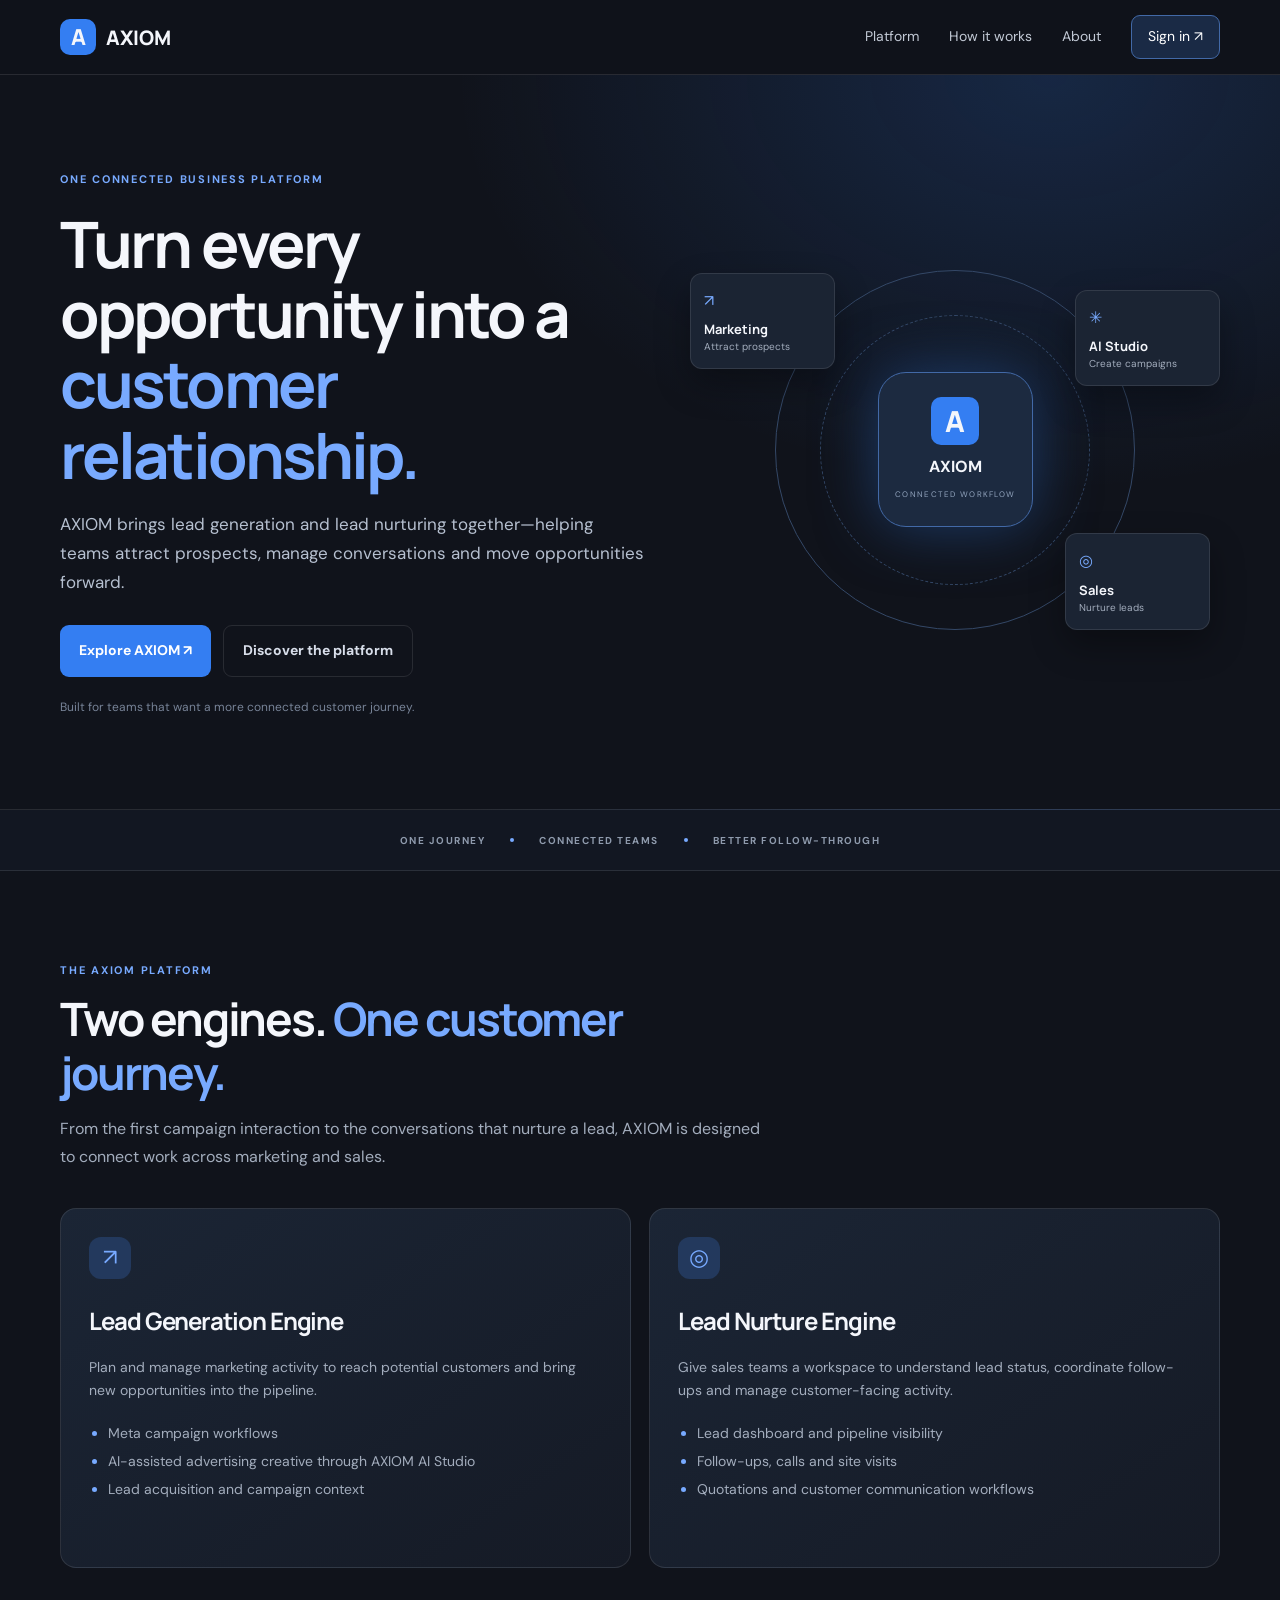
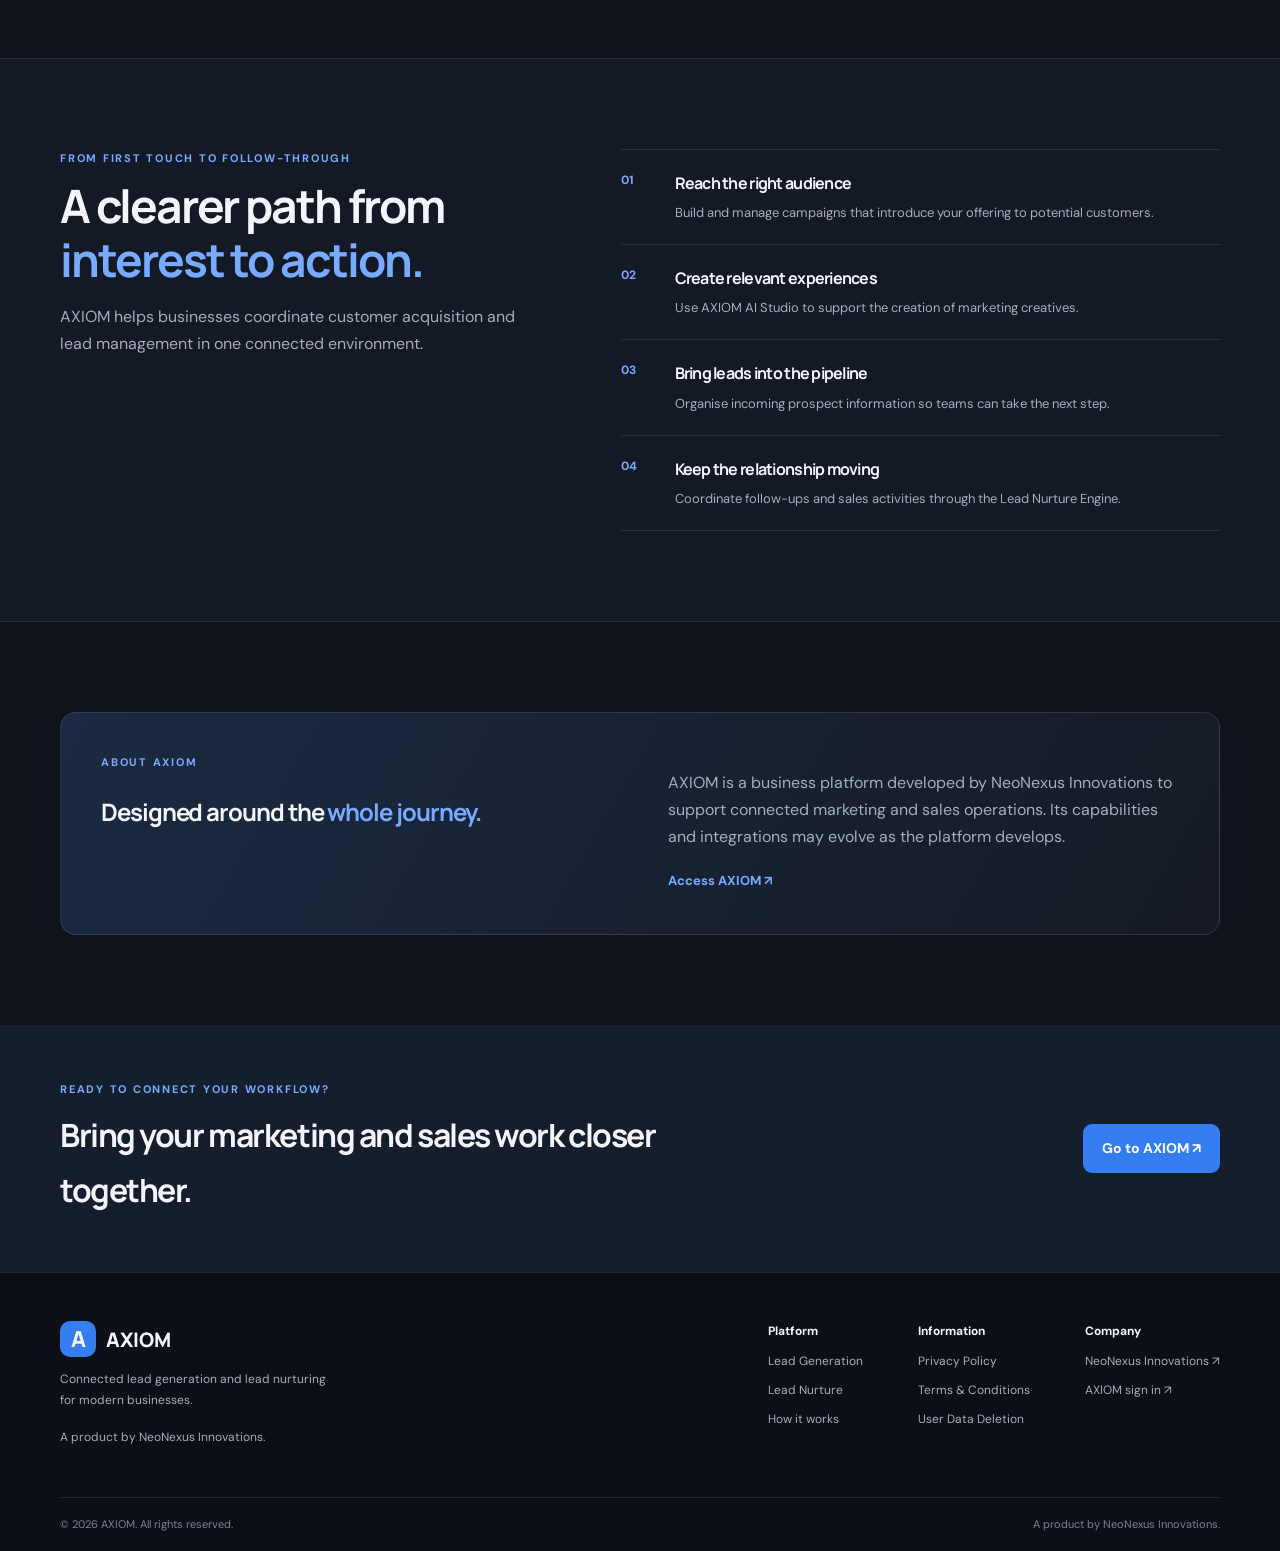
<file: index.html>
<!doctype html><html lang="en"><head><meta charset="utf-8"><meta name="viewport" content="width=device-width,initial-scale=1"><meta name="description" content="AXIOM brings lead generation and lead nurturing together in one platform for modern businesses."><title>AXIOM — Connected lead generation and sales</title><link rel="icon" href="assets/logo.svg"><link rel="stylesheet" href="css/style.css"><script src="js/main.js" defer></script></head><body>
<header class="site-header"><div class="container nav-wrap"><a class="brand" href="/"><span class="brand-mark">A</span>AXIOM</a><button class="menu-toggle" aria-label="Open navigation" aria-expanded="false">☰</button><nav class="main-nav"><a href="#platform">Platform</a><a href="#journey">How it works</a><a href="#about">About</a><a class="nav-cta" href="https://axxiom.in/" target="_blank" rel="noopener">Sign in ↗</a></nav></div></header>
<main><section class="hero"><div class="container hero-grid"><div><div class="eyebrow">ONE CONNECTED BUSINESS PLATFORM</div><h1>Turn every opportunity into a <span>customer relationship.</span></h1><p class="hero-lead">AXIOM brings lead generation and lead nurturing together—helping teams attract prospects, manage conversations and move opportunities forward.</p><div class="hero-actions"><a class="button primary" href="https://axxiom.in/" target="_blank" rel="noopener">Explore AXIOM ↗</a><a class="button secondary" href="#platform">Discover the platform</a></div><p class="hero-note">Built for teams that want a more connected customer journey.</p></div><div class="hero-visual" aria-label="AXIOM connected workflow illustration"><div class="orbit one"></div><div class="orbit two"></div><div class="core"><span class="brand-mark">A</span><b>AXIOM</b><small>CONNECTED WORKFLOW</small></div><div class="node n1"><i>↗</i><b>Marketing</b><small>Attract prospects</small></div><div class="node n2"><i>✳</i><b>AI Studio</b><small>Create campaigns</small></div><div class="node n3"><i>◎</i><b>Sales</b><small>Nurture leads</small></div></div></div></section>
<div class="trust"><div class="container">ONE JOURNEY <i></i> CONNECTED TEAMS <i></i> BETTER FOLLOW-THROUGH</div></div>
<section class="section" id="platform"><div class="container"><div class="heading"><div class="eyebrow">THE AXIOM PLATFORM</div><h2>Two engines. <span>One customer journey.</span></h2><p class="muted">From the first campaign interaction to the conversations that nurture a lead, AXIOM is designed to connect work across marketing and sales.</p></div><div class="cards"><article class="card"><div class="card-icon">↗</div><h3>Lead Generation Engine</h3><p>Plan and manage marketing activity to reach potential customers and bring new opportunities into the pipeline.</p><ul><li>Meta campaign workflows</li><li>AI-assisted advertising creative through AXIOM AI Studio</li><li>Lead acquisition and campaign context</li></ul></article><article class="card"><div class="card-icon">◎</div><h3>Lead Nurture Engine</h3><p>Give sales teams a workspace to understand lead status, coordinate follow-ups and manage customer-facing activity.</p><ul><li>Lead dashboard and pipeline visibility</li><li>Follow-ups, calls and site visits</li><li>Quotations and customer communication workflows</li></ul></article></div></div></section>
<section class="section process" id="journey"><div class="container process-grid"><div><div class="eyebrow">FROM FIRST TOUCH TO FOLLOW-THROUGH</div><h2>A clearer path from <span>interest to action.</span></h2><p class="muted">AXIOM helps businesses coordinate customer acquisition and lead management in one connected environment.</p></div><div class="steps"><div class="step"><span>01</span><div><h3>Reach the right audience</h3><p>Build and manage campaigns that introduce your offering to potential customers.</p></div></div><div class="step"><span>02</span><div><h3>Create relevant experiences</h3><p>Use AXIOM AI Studio to support the creation of marketing creatives.</p></div></div><div class="step"><span>03</span><div><h3>Bring leads into the pipeline</h3><p>Organise incoming prospect information so teams can take the next step.</p></div></div><div class="step"><span>04</span><div><h3>Keep the relationship moving</h3><p>Coordinate follow-ups and sales activities through the Lead Nurture Engine.</p></div></div></div></div></section>
<section class="section" id="about"><div class="container about-panel"><div><div class="eyebrow">ABOUT AXIOM</div><h2>Designed around the <span>whole journey.</span></h2></div><div><p>AXIOM is a business platform developed by NeoNexus Innovations to support connected marketing and sales operations. Its capabilities and integrations may evolve as the platform develops.</p><a class="text-link" href="https://axxiom.in/" target="_blank" rel="noopener">Access AXIOM ↗</a></div></div></section>
<section class="cta"><div class="container cta-inner"><div><div class="eyebrow">READY TO CONNECT YOUR WORKFLOW?</div><h2>Bring your marketing and sales work closer together.</h2></div><a class="button primary" href="https://axxiom.in/" target="_blank" rel="noopener">Go to AXIOM ↗</a></div></section></main>
<footer class="site-footer"><div class="container footer-main"><div class="footer-brand"><a class="brand" href="/"><span class="brand-mark">A</span>AXIOM</a><p>Connected lead generation and lead nurturing for modern businesses.</p><small>A product by NeoNexus Innovations.</small></div><div class="footer-links"><div><b>Platform</b><a href="#platform">Lead Generation</a><a href="#platform">Lead Nurture</a><a href="#journey">How it works</a></div><div><b>Information</b><a href="/privacy-policy/">Privacy Policy</a><a href="/terms/">Terms &amp; Conditions</a><a href="/data-deletion/">User Data Deletion</a></div><div><b>Company</b><a href="https://neonexusinnovations.com/" target="_blank" rel="noopener">NeoNexus Innovations ↗</a><a href="https://axxiom.in/" target="_blank" rel="noopener">AXIOM sign in ↗</a></div></div></div><div class="container footer-bottom"><span>© <span data-year></span> AXIOM. All rights reserved.</span><span>A product by NeoNexus Innovations.</span></div></footer></body></html>
</file>
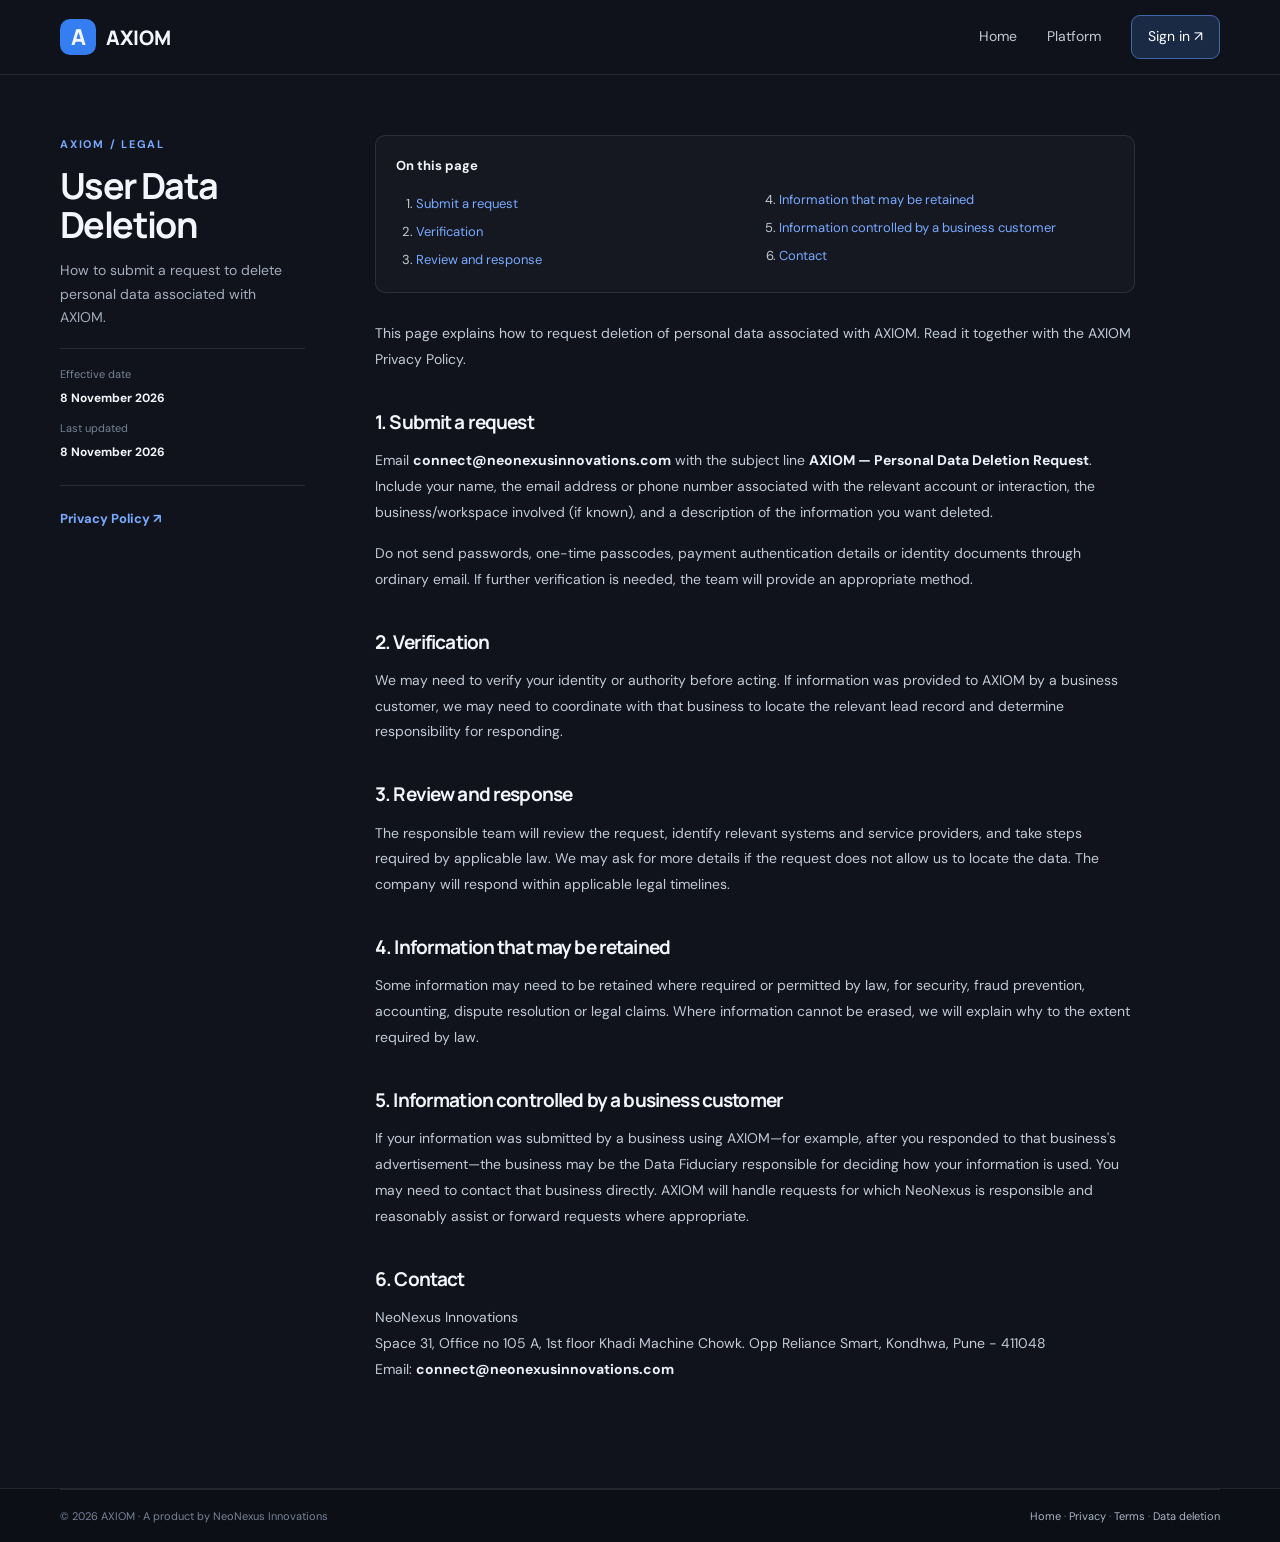
<file: data-deletion/index.html>
<!doctype html>
<html lang="en"><head>
<meta charset="utf-8"><meta name="viewport" content="width=device-width,initial-scale=1">
<meta name="description" content="User Data Deletion for AXIOM, a product by NeoNexus Innovations.">
<meta name="theme-color" content="#10131b"><title>User Data Deletion — AXIOM</title>
<link rel="icon" href="../assets/logo.svg"><link rel="stylesheet" href="../css/style.css"><script src="../js/main.js" defer></script>
</head><body class="legal-page">
<header class="site-header"><div class="container nav-wrap"><a class="brand" href="/"><span class="brand-mark">A</span>AXIOM</a>
<button class="menu-toggle" aria-label="Open navigation" aria-expanded="false">☰</button>
<nav class="main-nav"><a href="/">Home</a><a href="/#platform">Platform</a><a class="nav-cta" href="https://axxiom.in/" target="_blank" rel="noopener">Sign in ↗</a></nav></div></header>
<main class="legal-main"><div class="container legal-layout">
<aside class="legal-aside"><div class="eyebrow">AXIOM / LEGAL</div><h1>User Data Deletion</h1><p>How to submit a request to delete personal data associated with AXIOM.</p>
<div class="legal-meta"><span>Effective date</span><strong>8 November 2026</strong><span>Last updated</span><strong>8 November 2026</strong></div>
<a class="text-link" href="/privacy-policy/">Privacy Policy ↗</a></aside>
<article class="legal-content">
<nav class="legal-toc"><strong>On this page</strong><ol><li><a href="#submit">Submit a request</a></li><li><a href="#verification">Verification</a></li><li><a href="#response">Review and response</a></li><li><a href="#retention">Information that may be retained</a></li><li><a href="#customer">Information controlled by a business customer</a></li><li><a href="#contact">Contact</a></li></ol></nav>

<p>This page explains how to request deletion of personal data associated with AXIOM. Read it together with the <a href="/privacy-policy/">AXIOM Privacy Policy</a>.</p>
<h2 id="submit">1. Submit a request</h2><p>Email <strong>connect@neonexusinnovations.com</strong> with the subject line <strong>AXIOM — Personal Data Deletion Request</strong>. Include your name, the email address or phone number associated with the relevant account or interaction, the business/workspace involved (if known), and a description of the information you want deleted.</p><p>Do not send passwords, one-time passcodes, payment authentication details or identity documents through ordinary email. If further verification is needed, the team will provide an appropriate method.</p>
<h2 id="verification">2. Verification</h2><p>We may need to verify your identity or authority before acting. If information was provided to AXIOM by a business customer, we may need to coordinate with that business to locate the relevant lead record and determine responsibility for responding.</p>
<h2 id="response">3. Review and response</h2><p>The responsible team will review the request, identify relevant systems and service providers, and take steps required by applicable law. We may ask for more details if the request does not allow us to locate the data. The company will respond within applicable legal timelines.</p>
<h2 id="retention">4. Information that may be retained</h2><p>Some information may need to be retained where required or permitted by law, for security, fraud prevention, accounting, dispute resolution or legal claims. Where information cannot be erased, we will explain why to the extent required by law.</p>
<h2 id="customer">5. Information controlled by a business customer</h2><p>If your information was submitted by a business using AXIOM—for example, after you responded to that business's advertisement—the business may be the Data Fiduciary responsible for deciding how your information is used. You may need to contact that business directly. AXIOM will handle requests for which NeoNexus is responsible and reasonably assist or forward requests where appropriate.</p>
<h2 id="contact">6. Contact</h2><p>NeoNexus Innovations<br>Space 31, Office no 105 A, 1st floor
Khadi Machine Chowk.
Opp Reliance Smart,
Kondhwa,
Pune - 411048<br>Email: <strong>connect@neonexusinnovations.com</strong></p>

</article></div></main>
<footer class="site-footer"><div class="container footer-bottom"><span>© <span data-year></span> AXIOM · A product by NeoNexus Innovations</span><span><a href="/">Home</a> · <a href="/privacy-policy/">Privacy</a> · <a href="/terms/">Terms</a> · <a href="/data-deletion/">Data deletion</a></span></div></footer>
</body></html>
</file>
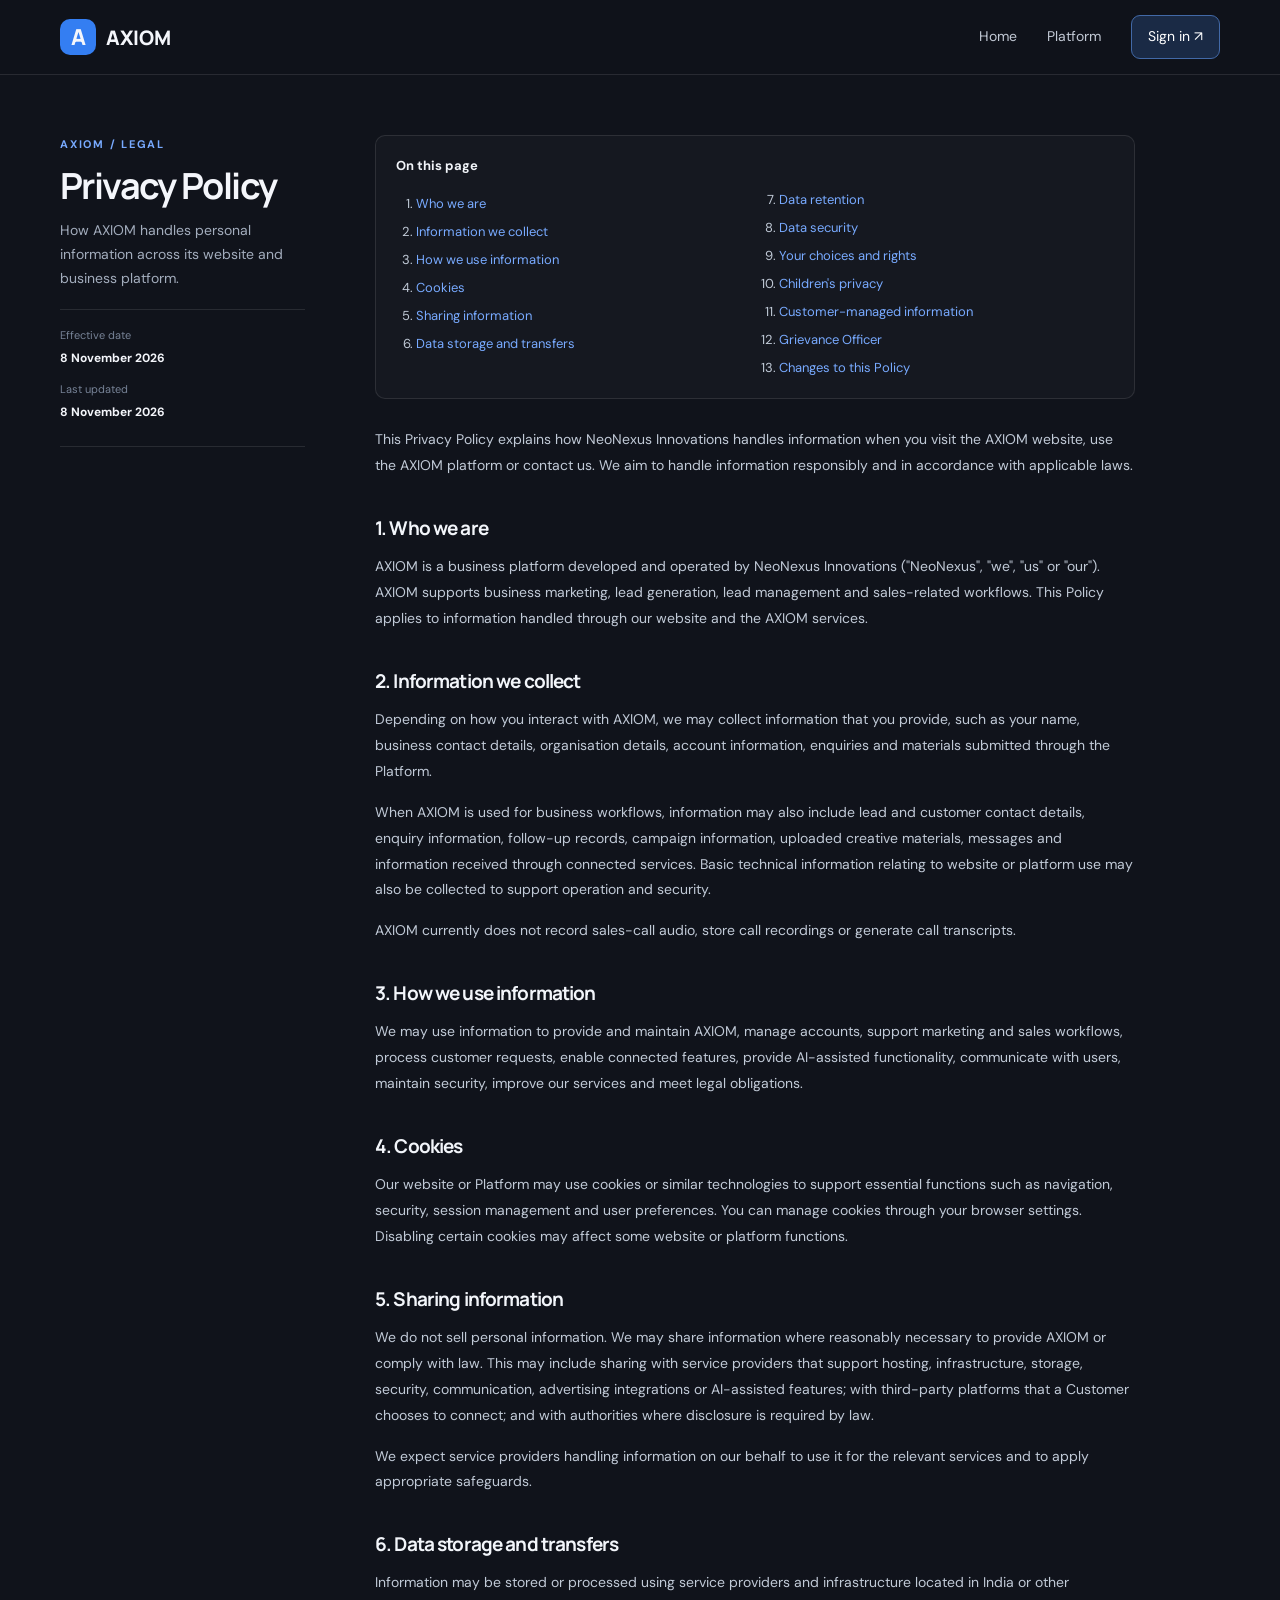
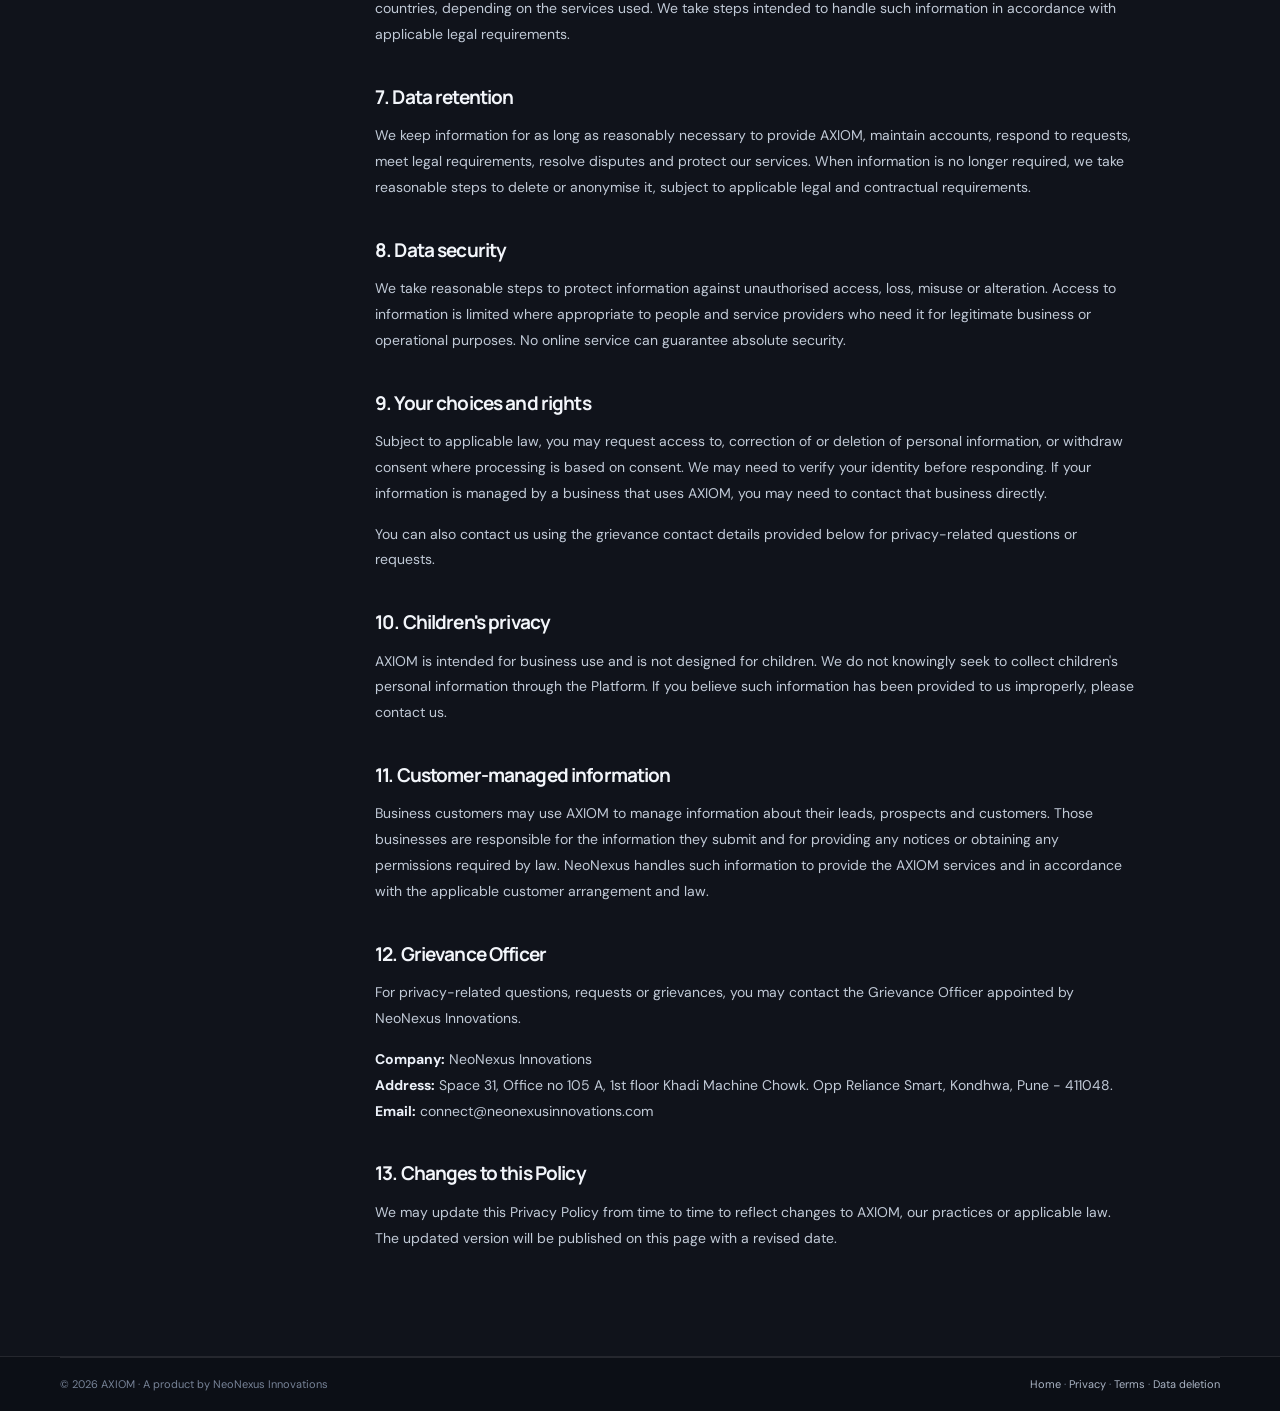
<file: privacy-policy/index.html>
<!doctype html>
<html lang="en">
<head>
  <meta charset="utf-8">
  <meta name="viewport" content="width=device-width, initial-scale=1">
  <meta name="description" content="Privacy Policy for AXIOM by NeoNexus Innovations.">
  <meta name="theme-color" content="#10131b">
  <title>Privacy Policy — AXIOM</title>
  <link rel="stylesheet" href="../css/style.css">
  <script src="../js/main.js" defer></script>
</head>
<body class="legal-page">
<header class="site-header"><div class="container nav-wrap">
  <a class="brand" href="/"><span class="brand-mark">A</span>AXIOM</a>
  <button class="menu-toggle" aria-label="Open navigation" aria-expanded="false">☰</button>
  <nav class="main-nav"><a href="/">Home</a><a href="/#platform">Platform</a><a class="nav-cta" href="https://axxiom.in/" target="_blank" rel="noopener">Sign in ↗</a></nav>
</div></header>
<main class="legal-main"><div class="container legal-layout">
<aside class="legal-aside">
  <div class="eyebrow">AXIOM / LEGAL</div><h1>Privacy Policy</h1>
  <p>How AXIOM handles personal information across its website and business platform.</p>
  <div class="legal-meta"><span>Effective date</span><strong>8 November 2026</strong><span>Last updated</span><strong>8 November 2026</strong></div>
</aside>
<article class="legal-content">
<nav class="legal-toc"><strong>On this page</strong><ol>
<li><a href="#who">Who we are</a></li><li><a href="#collect">Information we collect</a></li><li><a href="#use">How we use information</a></li><li><a href="#cookies">Cookies</a></li><li><a href="#sharing">Sharing information</a></li><li><a href="#transfers">Data storage and transfers</a></li><li><a href="#retention">Data retention</a></li><li><a href="#security">Data security</a></li><li><a href="#rights">Your choices and rights</a></li><li><a href="#children">Children's privacy</a></li><li><a href="#customer-data">Customer-managed information</a></li><li><a href="#grievance">Grievance Officer</a></li><li><a href="#changes">Changes to this Policy</a></li>
</ol></nav>
<p>This Privacy Policy explains how NeoNexus Innovations handles information when you visit the AXIOM website, use the AXIOM platform or contact us. We aim to handle information responsibly and in accordance with applicable laws.</p>
<h2 id="who">1. Who we are</h2>
<p>AXIOM is a business platform developed and operated by NeoNexus Innovations ("NeoNexus", "we", "us" or "our"). AXIOM supports business marketing, lead generation, lead management and sales-related workflows. This Policy applies to information handled through our website and the AXIOM services.</p>
<h2 id="collect">2. Information we collect</h2>
<p>Depending on how you interact with AXIOM, we may collect information that you provide, such as your name, business contact details, organisation details, account information, enquiries and materials submitted through the Platform.</p>
<p>When AXIOM is used for business workflows, information may also include lead and customer contact details, enquiry information, follow-up records, campaign information, uploaded creative materials, messages and information received through connected services. Basic technical information relating to website or platform use may also be collected to support operation and security.</p>
<p>AXIOM currently does not record sales-call audio, store call recordings or generate call transcripts.</p>
<h2 id="use">3. How we use information</h2>
<p>We may use information to provide and maintain AXIOM, manage accounts, support marketing and sales workflows, process customer requests, enable connected features, provide AI-assisted functionality, communicate with users, maintain security, improve our services and meet legal obligations.</p>
<h2 id="cookies">4. Cookies</h2>
<p>Our website or Platform may use cookies or similar technologies to support essential functions such as navigation, security, session management and user preferences. You can manage cookies through your browser settings. Disabling certain cookies may affect some website or platform functions.</p>
<h2 id="sharing">5. Sharing information</h2>
<p>We do not sell personal information. We may share information where reasonably necessary to provide AXIOM or comply with law. This may include sharing with service providers that support hosting, infrastructure, storage, security, communication, advertising integrations or AI-assisted features; with third-party platforms that a Customer chooses to connect; and with authorities where disclosure is required by law.</p>
<p>We expect service providers handling information on our behalf to use it for the relevant services and to apply appropriate safeguards.</p>
<h2 id="transfers">6. Data storage and transfers</h2>
<p>Information may be stored or processed using service providers and infrastructure located in India or other countries, depending on the services used. We take steps intended to handle such information in accordance with applicable legal requirements.</p>
<h2 id="retention">7. Data retention</h2>
<p>We keep information for as long as reasonably necessary to provide AXIOM, maintain accounts, respond to requests, meet legal requirements, resolve disputes and protect our services. When information is no longer required, we take reasonable steps to delete or anonymise it, subject to applicable legal and contractual requirements.</p>
<h2 id="security">8. Data security</h2>
<p>We take reasonable steps to protect information against unauthorised access, loss, misuse or alteration. Access to information is limited where appropriate to people and service providers who need it for legitimate business or operational purposes. No online service can guarantee absolute security.</p>
<h2 id="rights">9. Your choices and rights</h2>
<p>Subject to applicable law, you may request access to, correction of or deletion of personal information, or withdraw consent where processing is based on consent. We may need to verify your identity before responding. If your information is managed by a business that uses AXIOM, you may need to contact that business directly.</p>
<p>You can also contact us using the grievance contact details provided below for privacy-related questions or requests.</p>
<h2 id="children">10. Children's privacy</h2>
<p>AXIOM is intended for business use and is not designed for children. We do not knowingly seek to collect children's personal information through the Platform. If you believe such information has been provided to us improperly, please contact us.</p>
<h2 id="customer-data">11. Customer-managed information</h2>
<p>Business customers may use AXIOM to manage information about their leads, prospects and customers. Those businesses are responsible for the information they submit and for providing any notices or obtaining any permissions required by law. NeoNexus handles such information to provide the AXIOM services and in accordance with the applicable customer arrangement and law.</p>
<h2 id="grievance">12. Grievance Officer</h2>
<p>For privacy-related questions, requests or grievances, you may contact the Grievance Officer appointed by NeoNexus Innovations.</p>
<p>
<strong>Company:</strong> NeoNexus Innovations<br>
<strong>Address:</strong> Space 31, Office no 105 A, 1st floor
Khadi Machine Chowk.
Opp Reliance Smart,
Kondhwa,
Pune - 411048.<br>
<strong>Email:</strong> connect@neonexusinnovations.com</p>
<h2 id="changes">13. Changes to this Policy</h2>
<p>We may update this Privacy Policy from time to time to reflect changes to AXIOM, our practices or applicable law. The updated version will be published on this page with a revised date.</p>
</article></div></main>
<footer class="site-footer"><div class="container footer-bottom"><span>© <span data-year></span> AXIOM · A product by NeoNexus Innovations</span><span><a href="/">Home</a> · <a href="/privacy-policy/">Privacy</a> · <a href="/terms-&-condition/">Terms</a> · <a href="/data-deletion/">Data deletion</a></span></div></footer>
</body></html>
</file>
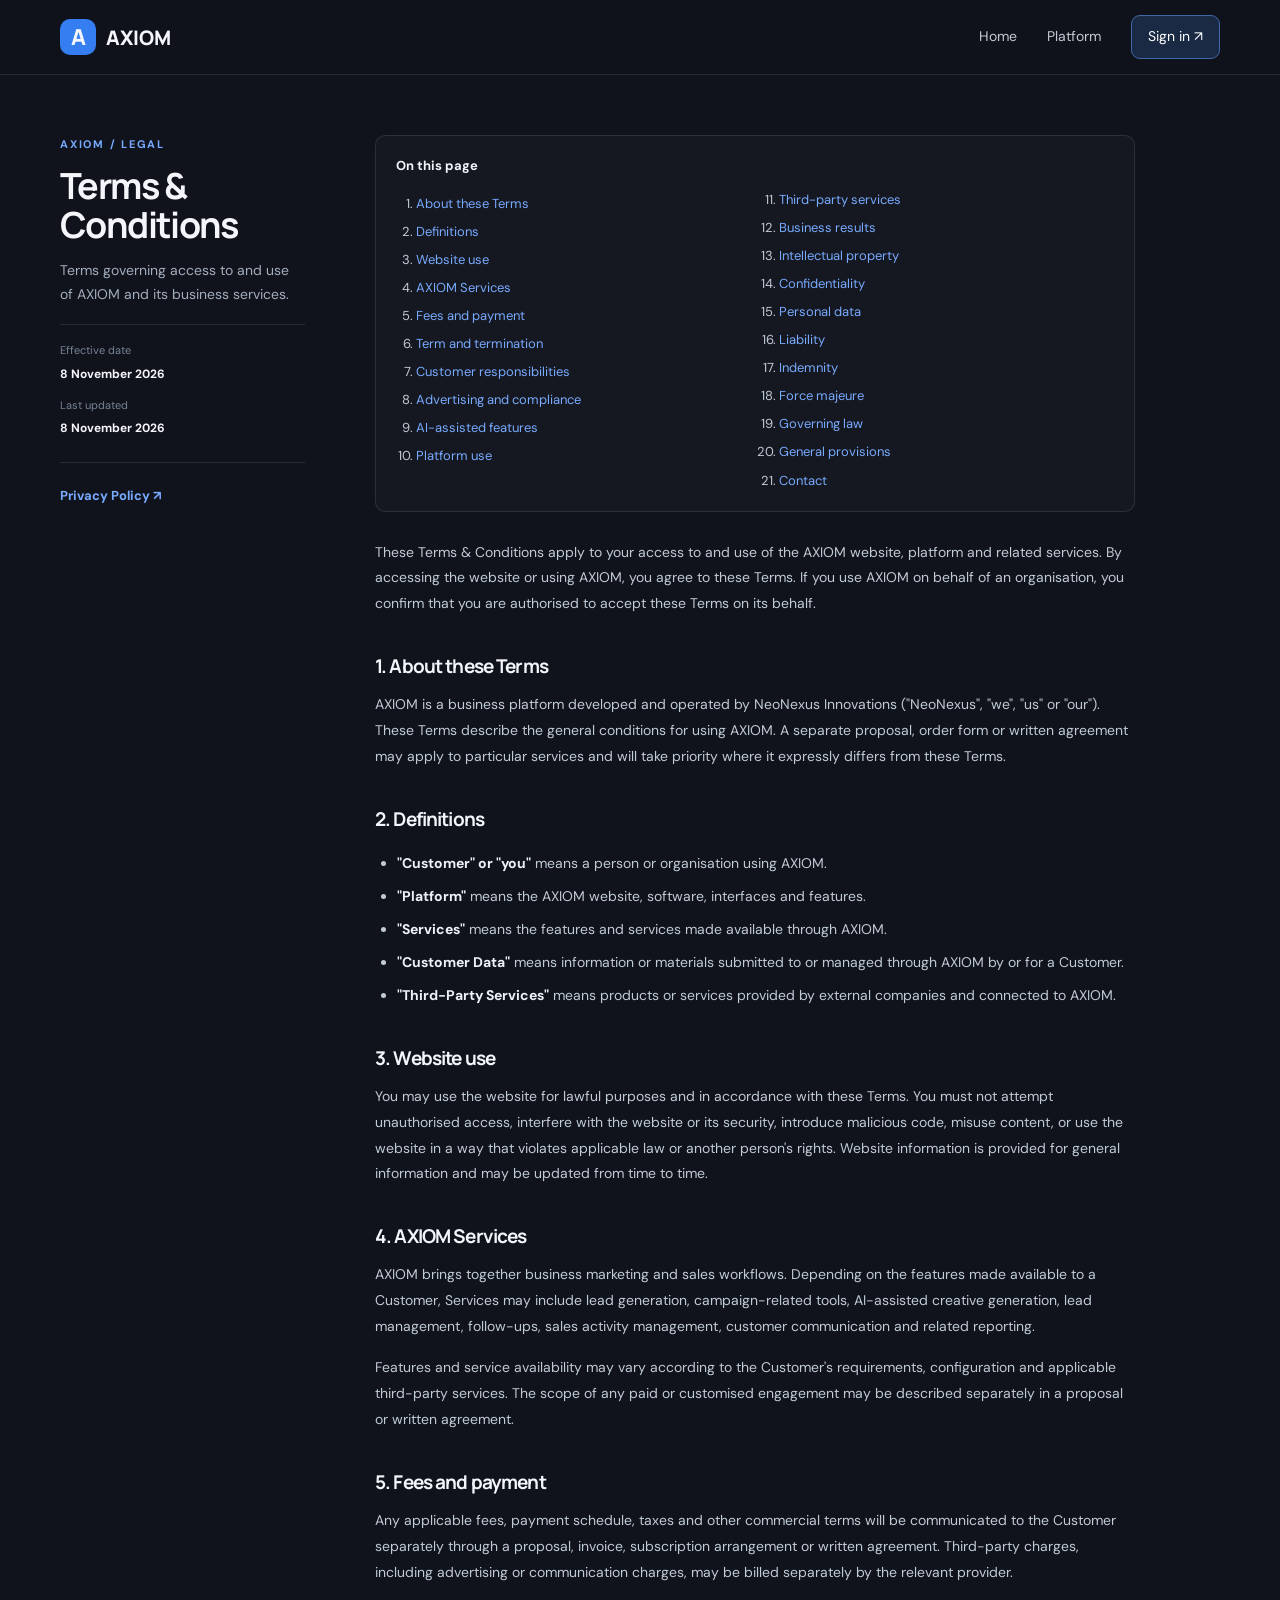
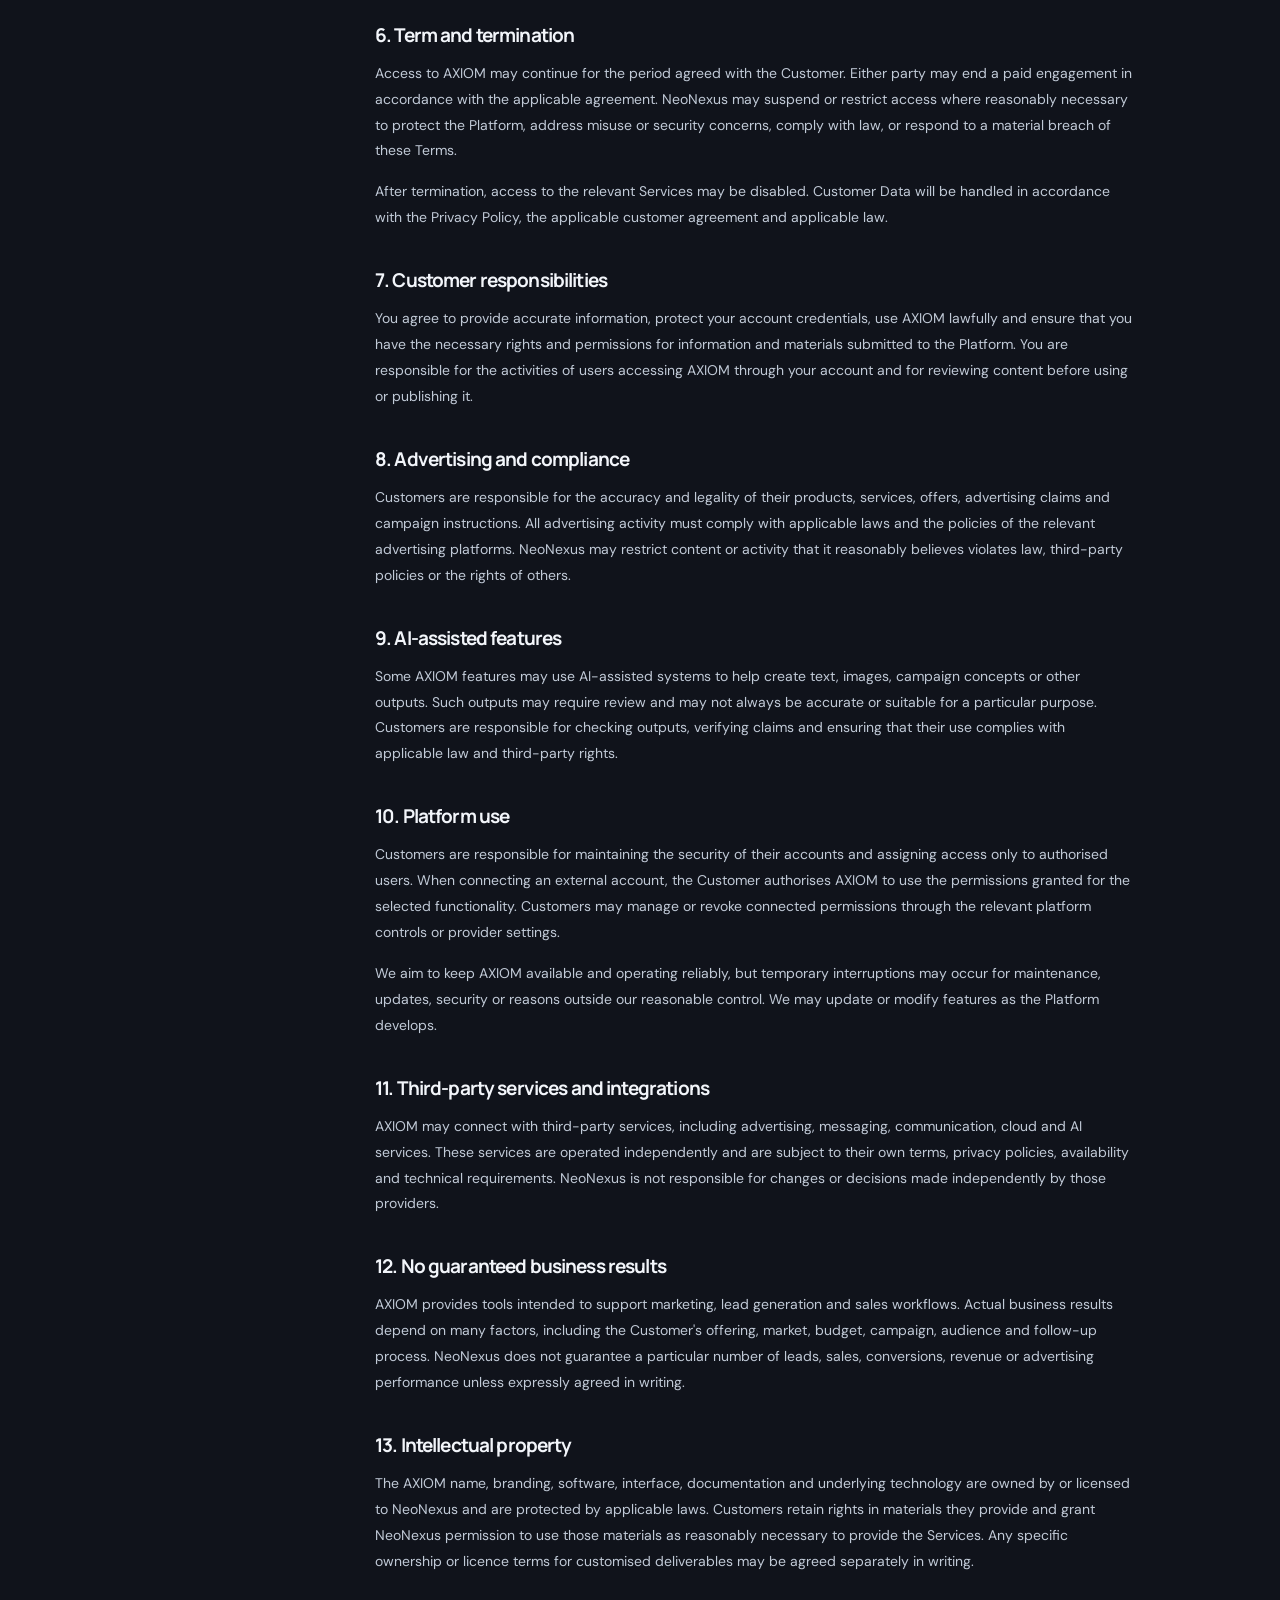
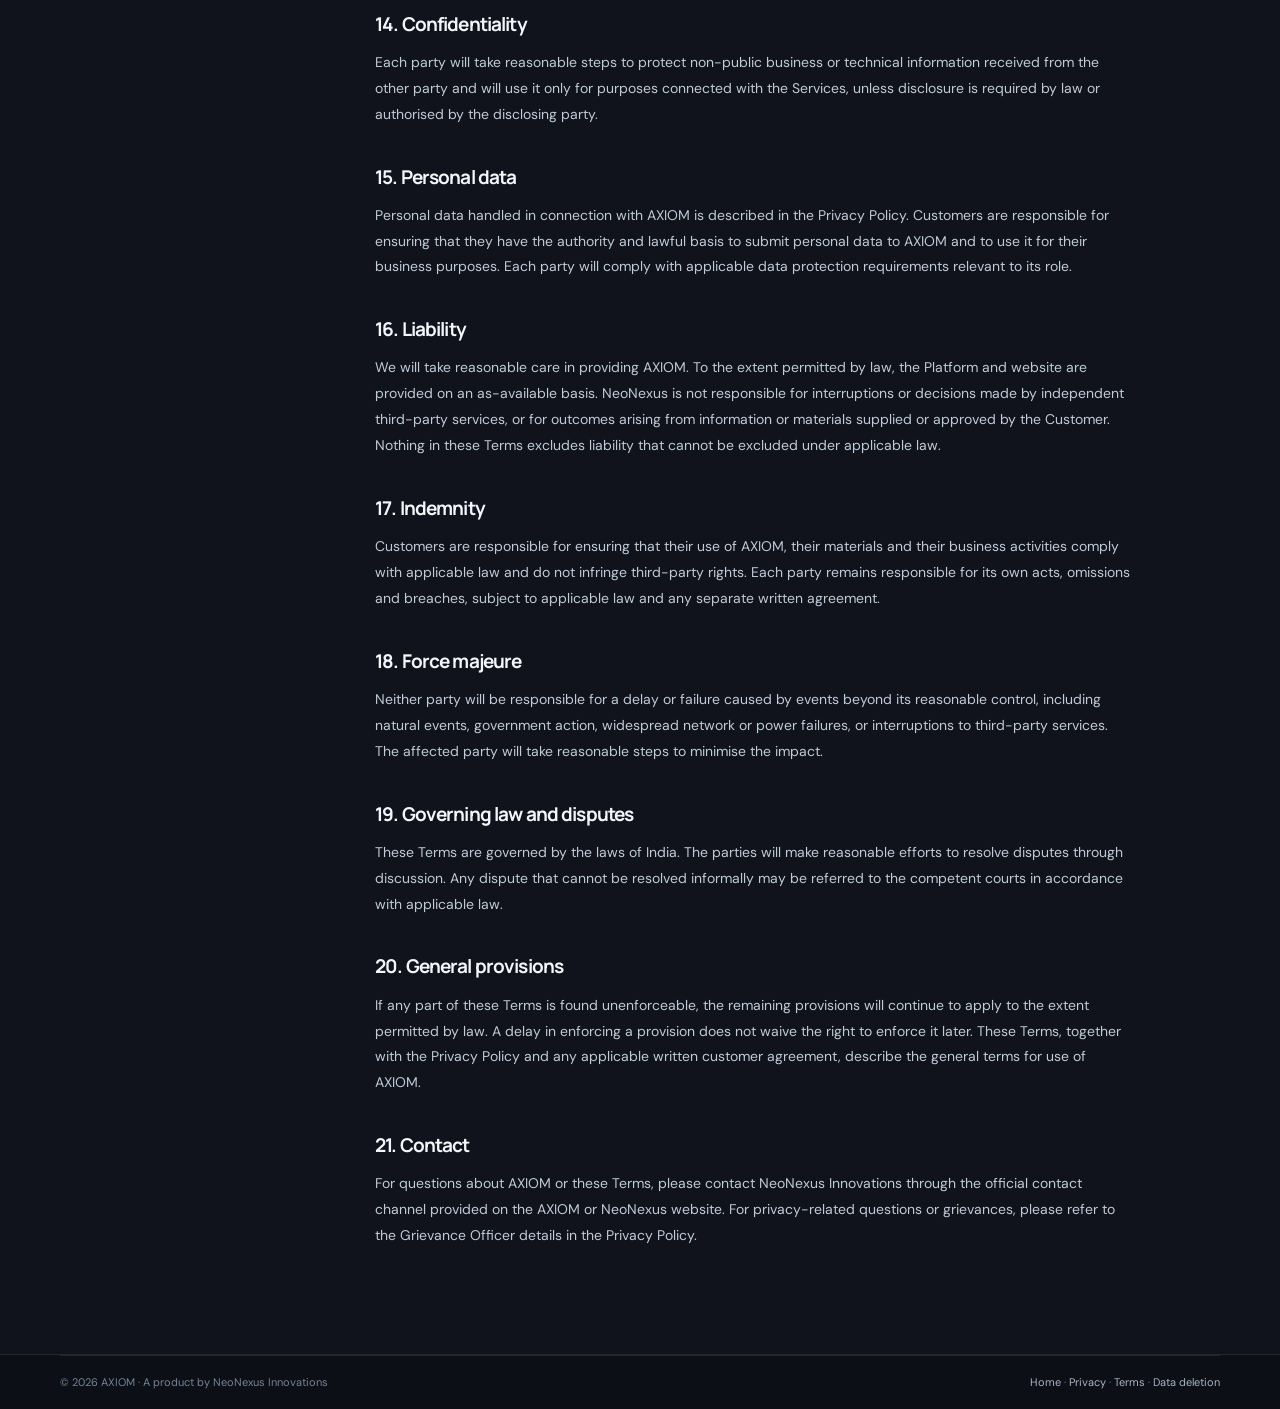
<file: terms-&-condition/index.html>
<!doctype html>
<html lang="en"><head>
<meta charset="utf-8"><meta name="viewport" content="width=device-width,initial-scale=1">
<meta name="description" content="Terms & Conditions for AXIOM, a product by NeoNexus Innovations.">
<meta name="theme-color" content="#10131b"><title>Terms & Conditions — AXIOM</title>
<link rel="icon" href="../assets/logo.svg"><link rel="stylesheet" href="../css/style.css"><script src="../js/main.js" defer></script>
</head><body class="legal-page">
<header class="site-header"><div class="container nav-wrap"><a class="brand" href="/"><span class="brand-mark">A</span>AXIOM</a>
<button class="menu-toggle" aria-label="Open navigation" aria-expanded="false">☰</button>
<nav class="main-nav"><a href="/">Home</a><a href="/#platform">Platform</a><a class="nav-cta" href="https://axxiom.in/" target="_blank" rel="noopener">Sign in ↗</a></nav></div></header>
<main class="legal-main"><div class="container legal-layout">
<aside class="legal-aside"><div class="eyebrow">AXIOM / LEGAL</div><h1>Terms & Conditions</h1><p>Terms governing access to and use of AXIOM and its business services.</p>
<div class="legal-meta"><span>Effective date</span><strong>8 November 2026</strong><span>Last updated</span><strong>8 November 2026</strong></div>
<a class="text-link" href="/privacy-policy/">Privacy Policy ↗</a></aside>
<article class="legal-content">
<nav class="legal-toc"><strong>On this page</strong><ol>
<li><a href="#about">About these Terms</a></li><li><a href="#definitions">Definitions</a></li><li><a href="#website">Website use</a></li><li><a href="#services">AXIOM Services</a></li><li><a href="#fees">Fees and payment</a></li><li><a href="#term">Term and termination</a></li><li><a href="#responsibilities">Customer responsibilities</a></li><li><a href="#advertising">Advertising and compliance</a></li><li><a href="#ai">AI-assisted features</a></li><li><a href="#platform">Platform use</a></li><li><a href="#third-parties">Third-party services</a></li><li><a href="#results">Business results</a></li><li><a href="#ip">Intellectual property</a></li><li><a href="#confidentiality">Confidentiality</a></li><li><a href="#personal-data">Personal data</a></li><li><a href="#liability">Liability</a></li><li><a href="#indemnity">Indemnity</a></li><li><a href="#force-majeure">Force majeure</a></li><li><a href="#law">Governing law</a></li><li><a href="#general">General provisions</a></li><li><a href="#contact">Contact</a></li>
</ol></nav>
<p>These Terms &amp; Conditions apply to your access to and use of the AXIOM website, platform and related services. By accessing the website or using AXIOM, you agree to these Terms. If you use AXIOM on behalf of an organisation, you confirm that you are authorised to accept these Terms on its behalf.</p>
<h2 id="about">1. About these Terms</h2>
<p>AXIOM is a business platform developed and operated by NeoNexus Innovations ("NeoNexus", "we", "us" or "our"). These Terms describe the general conditions for using AXIOM. A separate proposal, order form or written agreement may apply to particular services and will take priority where it expressly differs from these Terms.</p>
<h2 id="definitions">2. Definitions</h2>
<ul><li><strong>"Customer" or "you"</strong> means a person or organisation using AXIOM.</li><li><strong>"Platform"</strong> means the AXIOM website, software, interfaces and features.</li><li><strong>"Services"</strong> means the features and services made available through AXIOM.</li><li><strong>"Customer Data"</strong> means information or materials submitted to or managed through AXIOM by or for a Customer.</li><li><strong>"Third-Party Services"</strong> means products or services provided by external companies and connected to AXIOM.</li></ul>
<h2 id="website">3. Website use</h2>
<p>You may use the website for lawful purposes and in accordance with these Terms. You must not attempt unauthorised access, interfere with the website or its security, introduce malicious code, misuse content, or use the website in a way that violates applicable law or another person's rights. Website information is provided for general information and may be updated from time to time.</p>
<h2 id="services">4. AXIOM Services</h2>
<p>AXIOM brings together business marketing and sales workflows. Depending on the features made available to a Customer, Services may include lead generation, campaign-related tools, AI-assisted creative generation, lead management, follow-ups, sales activity management, customer communication and related reporting.</p>
<p>Features and service availability may vary according to the Customer's requirements, configuration and applicable third-party services. The scope of any paid or customised engagement may be described separately in a proposal or written agreement.</p>
<h2 id="fees">5. Fees and payment</h2>
<p>Any applicable fees, payment schedule, taxes and other commercial terms will be communicated to the Customer separately through a proposal, invoice, subscription arrangement or written agreement. Third-party charges, including advertising or communication charges, may be billed separately by the relevant provider.</p>
<h2 id="term">6. Term and termination</h2>
<p>Access to AXIOM may continue for the period agreed with the Customer. Either party may end a paid engagement in accordance with the applicable agreement. NeoNexus may suspend or restrict access where reasonably necessary to protect the Platform, address misuse or security concerns, comply with law, or respond to a material breach of these Terms.</p>
<p>After termination, access to the relevant Services may be disabled. Customer Data will be handled in accordance with the Privacy Policy, the applicable customer agreement and applicable law.</p>
<h2 id="responsibilities">7. Customer responsibilities</h2>
<p>You agree to provide accurate information, protect your account credentials, use AXIOM lawfully and ensure that you have the necessary rights and permissions for information and materials submitted to the Platform. You are responsible for the activities of users accessing AXIOM through your account and for reviewing content before using or publishing it.</p>
<h2 id="advertising">8. Advertising and compliance</h2>
<p>Customers are responsible for the accuracy and legality of their products, services, offers, advertising claims and campaign instructions. All advertising activity must comply with applicable laws and the policies of the relevant advertising platforms. NeoNexus may restrict content or activity that it reasonably believes violates law, third-party policies or the rights of others.</p>
<h2 id="ai">9. AI-assisted features</h2>
<p>Some AXIOM features may use AI-assisted systems to help create text, images, campaign concepts or other outputs. Such outputs may require review and may not always be accurate or suitable for a particular purpose. Customers are responsible for checking outputs, verifying claims and ensuring that their use complies with applicable law and third-party rights.</p>
<h2 id="platform">10. Platform use</h2>
<p>Customers are responsible for maintaining the security of their accounts and assigning access only to authorised users. When connecting an external account, the Customer authorises AXIOM to use the permissions granted for the selected functionality. Customers may manage or revoke connected permissions through the relevant platform controls or provider settings.</p>
<p>We aim to keep AXIOM available and operating reliably, but temporary interruptions may occur for maintenance, updates, security or reasons outside our reasonable control. We may update or modify features as the Platform develops.</p>
<h2 id="third-parties">11. Third-party services and integrations</h2>
<p>AXIOM may connect with third-party services, including advertising, messaging, communication, cloud and AI services. These services are operated independently and are subject to their own terms, privacy policies, availability and technical requirements. NeoNexus is not responsible for changes or decisions made independently by those providers.</p>
<h2 id="results">12. No guaranteed business results</h2>
<p>AXIOM provides tools intended to support marketing, lead generation and sales workflows. Actual business results depend on many factors, including the Customer's offering, market, budget, campaign, audience and follow-up process. NeoNexus does not guarantee a particular number of leads, sales, conversions, revenue or advertising performance unless expressly agreed in writing.</p>
<h2 id="ip">13. Intellectual property</h2>
<p>The AXIOM name, branding, software, interface, documentation and underlying technology are owned by or licensed to NeoNexus and are protected by applicable laws. Customers retain rights in materials they provide and grant NeoNexus permission to use those materials as reasonably necessary to provide the Services. Any specific ownership or licence terms for customised deliverables may be agreed separately in writing.</p>
<h2 id="confidentiality">14. Confidentiality</h2>
<p>Each party will take reasonable steps to protect non-public business or technical information received from the other party and will use it only for purposes connected with the Services, unless disclosure is required by law or authorised by the disclosing party.</p>
<h2 id="personal-data">15. Personal data</h2>
<p>Personal data handled in connection with AXIOM is described in the <a href="/privacy-policy/">Privacy Policy</a>. Customers are responsible for ensuring that they have the authority and lawful basis to submit personal data to AXIOM and to use it for their business purposes. Each party will comply with applicable data protection requirements relevant to its role.</p>
<h2 id="liability">16. Liability</h2>
<p>We will take reasonable care in providing AXIOM. To the extent permitted by law, the Platform and website are provided on an as-available basis. NeoNexus is not responsible for interruptions or decisions made by independent third-party services, or for outcomes arising from information or materials supplied or approved by the Customer. Nothing in these Terms excludes liability that cannot be excluded under applicable law.</p>
<h2 id="indemnity">17. Indemnity</h2>
<p>Customers are responsible for ensuring that their use of AXIOM, their materials and their business activities comply with applicable law and do not infringe third-party rights. Each party remains responsible for its own acts, omissions and breaches, subject to applicable law and any separate written agreement.</p>
<h2 id="force-majeure">18. Force majeure</h2>
<p>Neither party will be responsible for a delay or failure caused by events beyond its reasonable control, including natural events, government action, widespread network or power failures, or interruptions to third-party services. The affected party will take reasonable steps to minimise the impact.</p>
<h2 id="law">19. Governing law and disputes</h2>
<p>These Terms are governed by the laws of India. The parties will make reasonable efforts to resolve disputes through discussion. Any dispute that cannot be resolved informally may be referred to the competent courts in accordance with applicable law.</p>
<h2 id="general">20. General provisions</h2>
<p>If any part of these Terms is found unenforceable, the remaining provisions will continue to apply to the extent permitted by law. A delay in enforcing a provision does not waive the right to enforce it later. These Terms, together with the Privacy Policy and any applicable written customer agreement, describe the general terms for use of AXIOM.</p>
<h2 id="contact">21. Contact</h2>
<p>For questions about AXIOM or these Terms, please contact NeoNexus Innovations through the official contact channel provided on the AXIOM or NeoNexus website. For privacy-related questions or grievances, please refer to the Grievance Officer details in the Privacy Policy.</p>
</article></div></main>
<footer class="site-footer"><div class="container footer-bottom"><span>© <span data-year></span> AXIOM · A product by NeoNexus Innovations</span><span><a href="/">Home</a> · <a href="/privacy-policy/">Privacy</a> · <a href="/terms-&-condition/">Terms</a> · <a href="/data-deletion/">Data deletion</a></span></div></footer>
</body></html>
</file>
<file: css/style.css>
@import url('https://fonts.googleapis.com/css2?family=DM+Sans:wght@400;500;600;700&family=Manrope:wght@400;500;600;700;800&display=swap');
:root{--bg:#10131b;--panel:#191f2c;--text:#f4f6fb;--muted:#a3adbd;--line:rgba(255,255,255,.1);--blue:#347ef2;--light:#78aaff;--max:1160px}
*{box-sizing:border-box}html{scroll-behavior:smooth}body{margin:0;background:var(--bg);color:var(--text);font:16px/1.7 'DM Sans',sans-serif}a{color:inherit;text-decoration:none}.container{width:min(var(--max),calc(100% - 44px));margin:auto}
.site-header{position:sticky;top:0;z-index:9;background:rgba(16,19,27,.92);backdrop-filter:blur(16px);border-bottom:1px solid var(--line)}.nav-wrap{height:74px;display:flex;align-items:center;justify-content:space-between}.brand{display:flex;align-items:center;gap:10px;font:800 20px Manrope}.brand-mark{width:36px;height:36px;display:grid;place-items:center;background:var(--blue);border-radius:10px;font:800 22px Manrope}.main-nav{display:flex;align-items:center;gap:30px;color:#c2c9d5;font-size:14px}.main-nav a:hover,.footer-links a:hover{color:white}.nav-cta{padding:9px 16px;border:1px solid #4269a7;border-radius:9px;background:#1a2a45;color:white}.menu-toggle{display:none;background:var(--panel);color:white;border:1px solid var(--line);border-radius:8px;padding:6px 10px;font-size:20px}
.eyebrow{color:var(--light);font-size:11px;font-weight:700;letter-spacing:.16em}.hero{padding:95px 0 80px;border-bottom:1px solid var(--line);background:radial-gradient(ellipse at 82% 0,rgba(52,126,242,.19),transparent 40%)}.hero-grid{display:grid;grid-template-columns:1.05fr .95fr;gap:45px;align-items:center}h1,h2,h3{font-family:Manrope;letter-spacing:-.045em}h1{font-size:clamp(42px,5vw,66px);line-height:1.1;margin:20px 0}h1 span,h2 span{color:var(--light)}.hero-lead{max-width:600px;color:#b6c0d0;font-size:17px}.hero-actions{display:flex;gap:12px;flex-wrap:wrap;margin-top:28px}.button{display:inline-flex;align-items:center;gap:12px;padding:13px 19px;border-radius:9px;font-weight:700;font-size:14px}.primary{background:var(--blue);color:white}.secondary{border:1px solid var(--line);color:#d8deea}.hero-note{color:#778397;font-size:12px;margin-top:20px}
.hero-visual{height:410px;position:relative;display:grid;place-items:center}.orbit{position:absolute;border:1px solid #344867;border-radius:50%}.orbit.one{width:360px;height:360px}.orbit.two{width:270px;height:270px;border-style:dashed}.core{width:155px;height:155px;border:1px solid #4269a7;border-radius:28px;background:#1c2a40;display:flex;flex-direction:column;align-items:center;justify-content:center;gap:8px;z-index:2;box-shadow:0 0 60px #1d3b68}.core .brand-mark{width:48px;height:48px;font-size:29px}.core small{font-size:8px;letter-spacing:.16em;color:#91a3bc}.node{position:absolute;z-index:3;width:145px;padding:13px;border:1px solid var(--line);border-radius:12px;background:#1b2433;box-shadow:0 15px 35px #0005}.node b,.node small{display:block}.node b{font:700 13px Manrope;margin-top:6px}.node small{font-size:10px;color:var(--muted)}.node i{font-style:normal;color:var(--light)}.n1{top:28px;left:0}.n2{top:45px;right:0}.n3{bottom:25px;right:10px}
.trust{border-bottom:1px solid var(--line);background:#121722}.trust .container{min-height:60px;display:flex;align-items:center;justify-content:center;gap:25px;color:#8f9bad;font-size:10px;font-weight:700;letter-spacing:.15em}.trust i{width:4px;height:4px;border-radius:50%;background:var(--light)}
.section{padding:90px 0}.heading{max-width:700px;margin-bottom:38px}.heading h2,.process h2,.about h2{font-size:clamp(32px,4vw,46px);line-height:1.17;margin:12px 0}.heading p,.muted{color:var(--muted)}.cards{display:grid;grid-template-columns:1fr 1fr;gap:18px}.card{padding:28px;border:1px solid var(--line);border-radius:16px;background:linear-gradient(145deg,#1b2535,#151a25);min-height:360px}.card-icon{width:42px;height:42px;border-radius:12px;background:#23395d;color:var(--light);display:grid;place-items:center;font-size:23px}.card h3{font-size:24px;margin:22px 0 8px}.card p,.card li{color:var(--muted);font-size:14px}.card ul{padding-left:19px;line-height:2}.card li::marker{color:var(--light)}
.process{background:#131925;border-block:1px solid var(--line)}.process-grid{display:grid;grid-template-columns:.9fr 1.1fr;gap:70px}.steps{border-top:1px solid var(--line)}.step{display:grid;grid-template-columns:42px 1fr;gap:12px;padding:20px 0;border-bottom:1px solid var(--line)}.step span{color:var(--light);font-weight:700;font-size:12px}.step h3{font-size:16px;margin:0 0 5px}.step p{color:var(--muted);font-size:13px;margin:0}.about-panel{display:grid;grid-template-columns:1fr 1fr;gap:55px;padding:40px;border:1px solid var(--line);border-radius:16px;background:linear-gradient(120deg,#1b2a42,#151a25)}.about-panel p{color:var(--muted)}.text-link{color:var(--light);font-weight:700;font-size:13px}
.cta{padding:55px 0;background:#151e2d}.cta-inner{display:flex;justify-content:space-between;align-items:center;gap:25px}.cta h2{font-size:32px;margin:10px 0 0;max-width:650px}.site-footer{background:#0c0f16;border-top:1px solid var(--line)}.footer-main{padding:48px 0;display:flex;justify-content:space-between;gap:45px}.footer-brand{max-width:270px}.footer-brand p,.footer-brand small{color:var(--muted);font-size:12px}.footer-links{display:flex;gap:55px}.footer-links div{display:flex;flex-direction:column;gap:9px}.footer-links b{font-size:12px}.footer-links a{font-size:12px;color:var(--muted)}.footer-bottom{border-top:1px solid var(--line);padding:17px 0;display:flex;justify-content:space-between;gap:15px;color:#778397;font-size:11px}.footer-bottom a{color:#aab4c4}
.legal-main{padding:60px 0 90px}.legal-layout{display:grid;grid-template-columns:245px minmax(0,760px);gap:70px;align-items:start}.legal-aside{position:sticky;top:100px}.legal-aside h1{font-size:36px;margin:12px 0}.legal-aside p{color:var(--muted);font-size:14px}.legal-meta{border-block:1px solid var(--line);padding:16px 0;margin:18px 0;display:grid;gap:4px}.legal-meta span{color:#778397;font-size:11px}.legal-meta strong{font-size:12px;margin-bottom:7px}.legal-content{font-size:14px;color:#c1cad7;line-height:1.85}.legal-content h2{font-size:19px;color:#f2f5fa;margin:32px 0 8px}.legal-content p{margin:0 0 15px}.legal-content ul{padding-left:22px}.legal-content li{margin:7px 0}.legal-content strong{color:#edf2fa}.notice{padding:16px 18px;margin-bottom:24px;border:1px solid #72552d;border-left:3px solid #e7a84c;border-radius:8px;background:#302719;color:#e0c99f;font-size:12px}.notice strong{color:#f4d8a4}.legal-end{border-top:1px solid var(--line);margin-top:30px;padding-top:18px;display:grid;gap:5px}.legal-end span{font-size:10px;color:#778397;text-transform:uppercase;letter-spacing:.12em}.legal-end a{color:var(--light);font-weight:700}
@media(max-width:850px){.hero-grid,.process-grid,.legal-layout{grid-template-columns:1fr}.hero-visual{max-width:560px;width:100%;margin:auto}.legal-aside{position:static}.process-grid{gap:30px}}
@media(max-width:650px){.container{width:calc(100% - 34px)}.nav-wrap{height:66px}.menu-toggle{display:block}.main-nav{display:none;position:absolute;top:65px;left:0;right:0;background:#111722;padding:20px 24px;flex-direction:column;align-items:stretch;border-bottom:1px solid var(--line)}.main-nav.is-open{display:flex}.hero{padding:65px 0 40px}h1{font-size:42px}.hero-visual{height:320px;transform:scale(.86);margin-bottom:-35px}.orbit.one{width:320px;height:320px}.orbit.two{width:235px;height:235px}.trust .container{gap:10px;font-size:8px}.section{padding:65px 0}.cards{grid-template-columns:1fr}.about-panel{grid-template-columns:1fr;padding:25px;gap:10px}.cta-inner,.footer-main{align-items:flex-start;flex-direction:column}.footer-links{flex-wrap:wrap;gap:28px}.footer-bottom{flex-direction:column}.legal-main{padding:40px 0 65px}.legal-aside h1{font-size:30px}}


.legal-toc{padding:18px 20px;margin:0 0 28px;border:1px solid var(--line);border-radius:10px;background:rgba(255,255,255,.025);font-size:13px}
.legal-toc strong{color:#f2f5fa}.legal-toc ol{columns:2;column-gap:28px;margin:10px 0 0;padding-left:20px}.legal-toc li{break-inside:avoid;margin:4px 0}.legal-toc a{color:var(--light)}.legal-toc a:hover{color:white}
.legal-content table{width:100%;border-collapse:collapse;margin:18px 0 24px;font-size:12px;line-height:1.6}.legal-content th,.legal-content td{border:1px solid var(--line);padding:10px;text-align:left;vertical-align:top}.legal-content th{background:#1c2636;color:#eef3fb}.legal-content td{color:#c1cad7}
@media(max-width:650px){.legal-toc ol{columns:1}.legal-content table{font-size:11px}}
</file>
